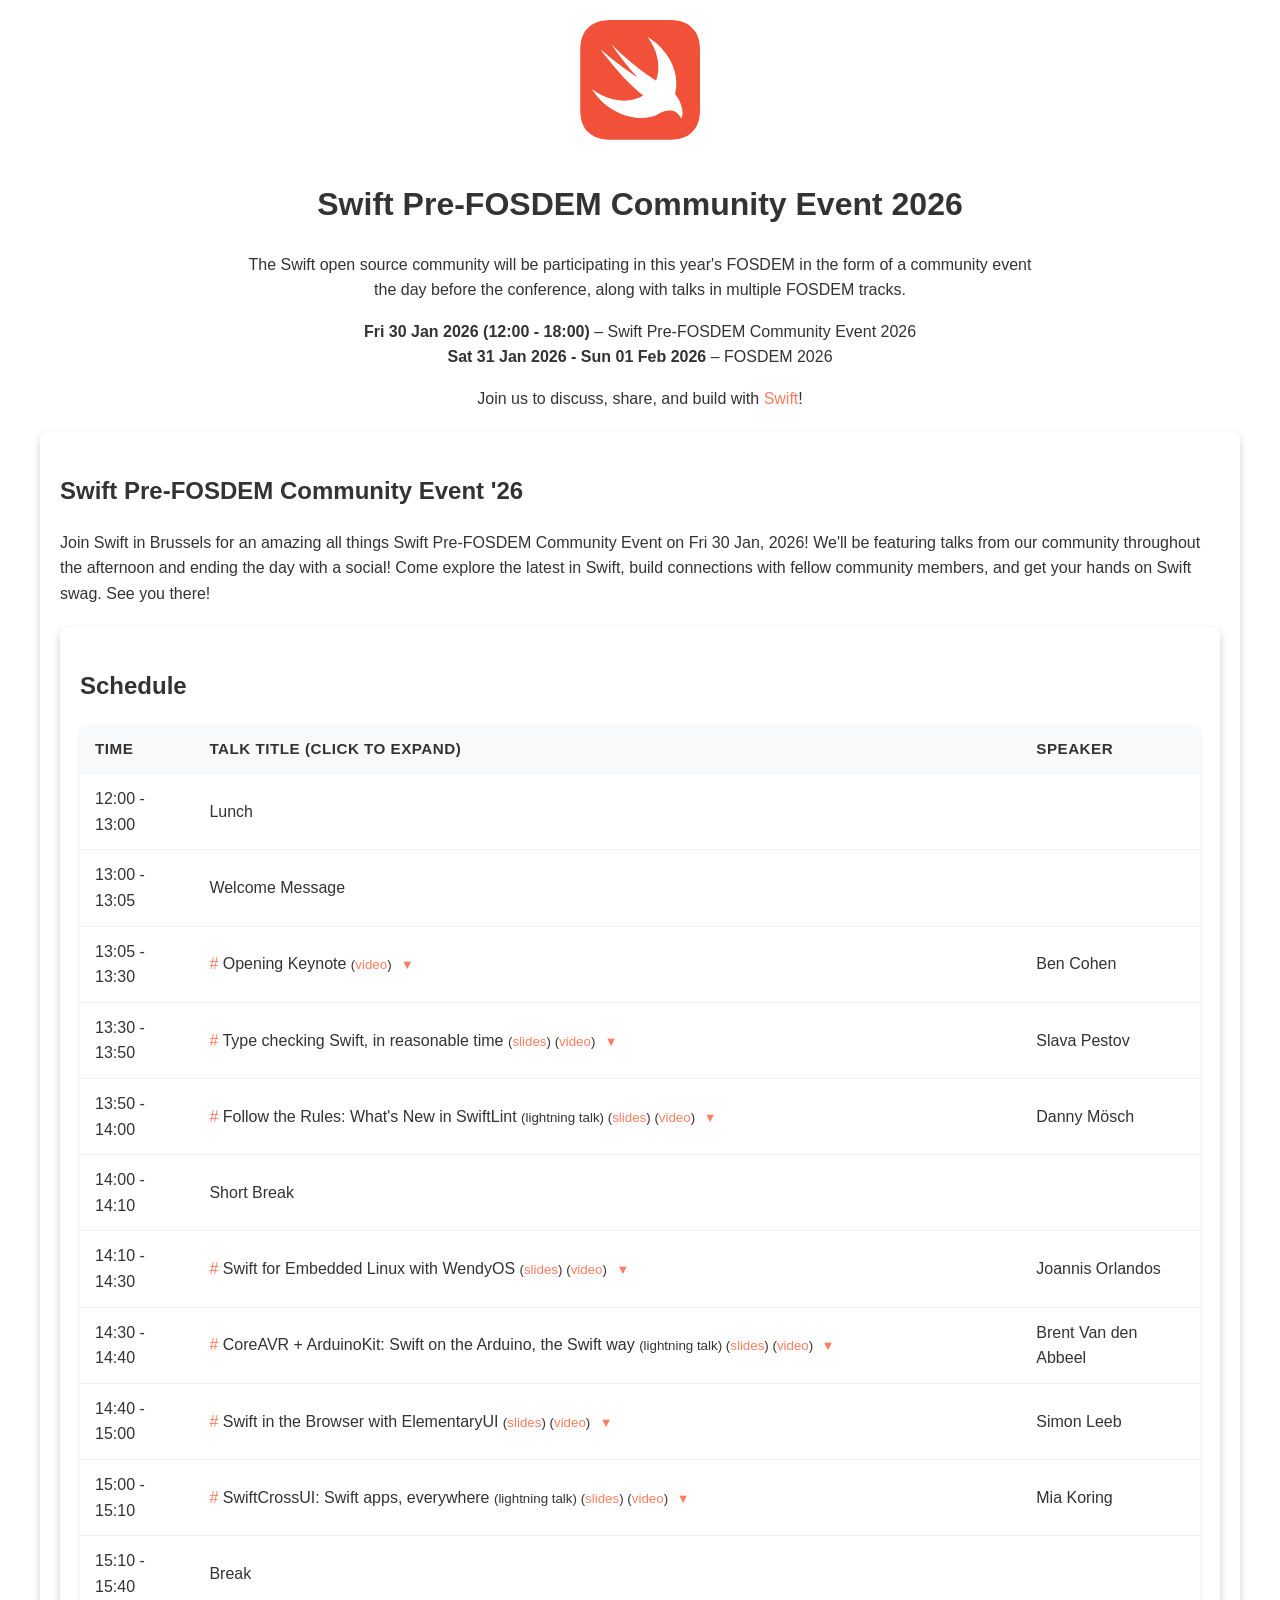
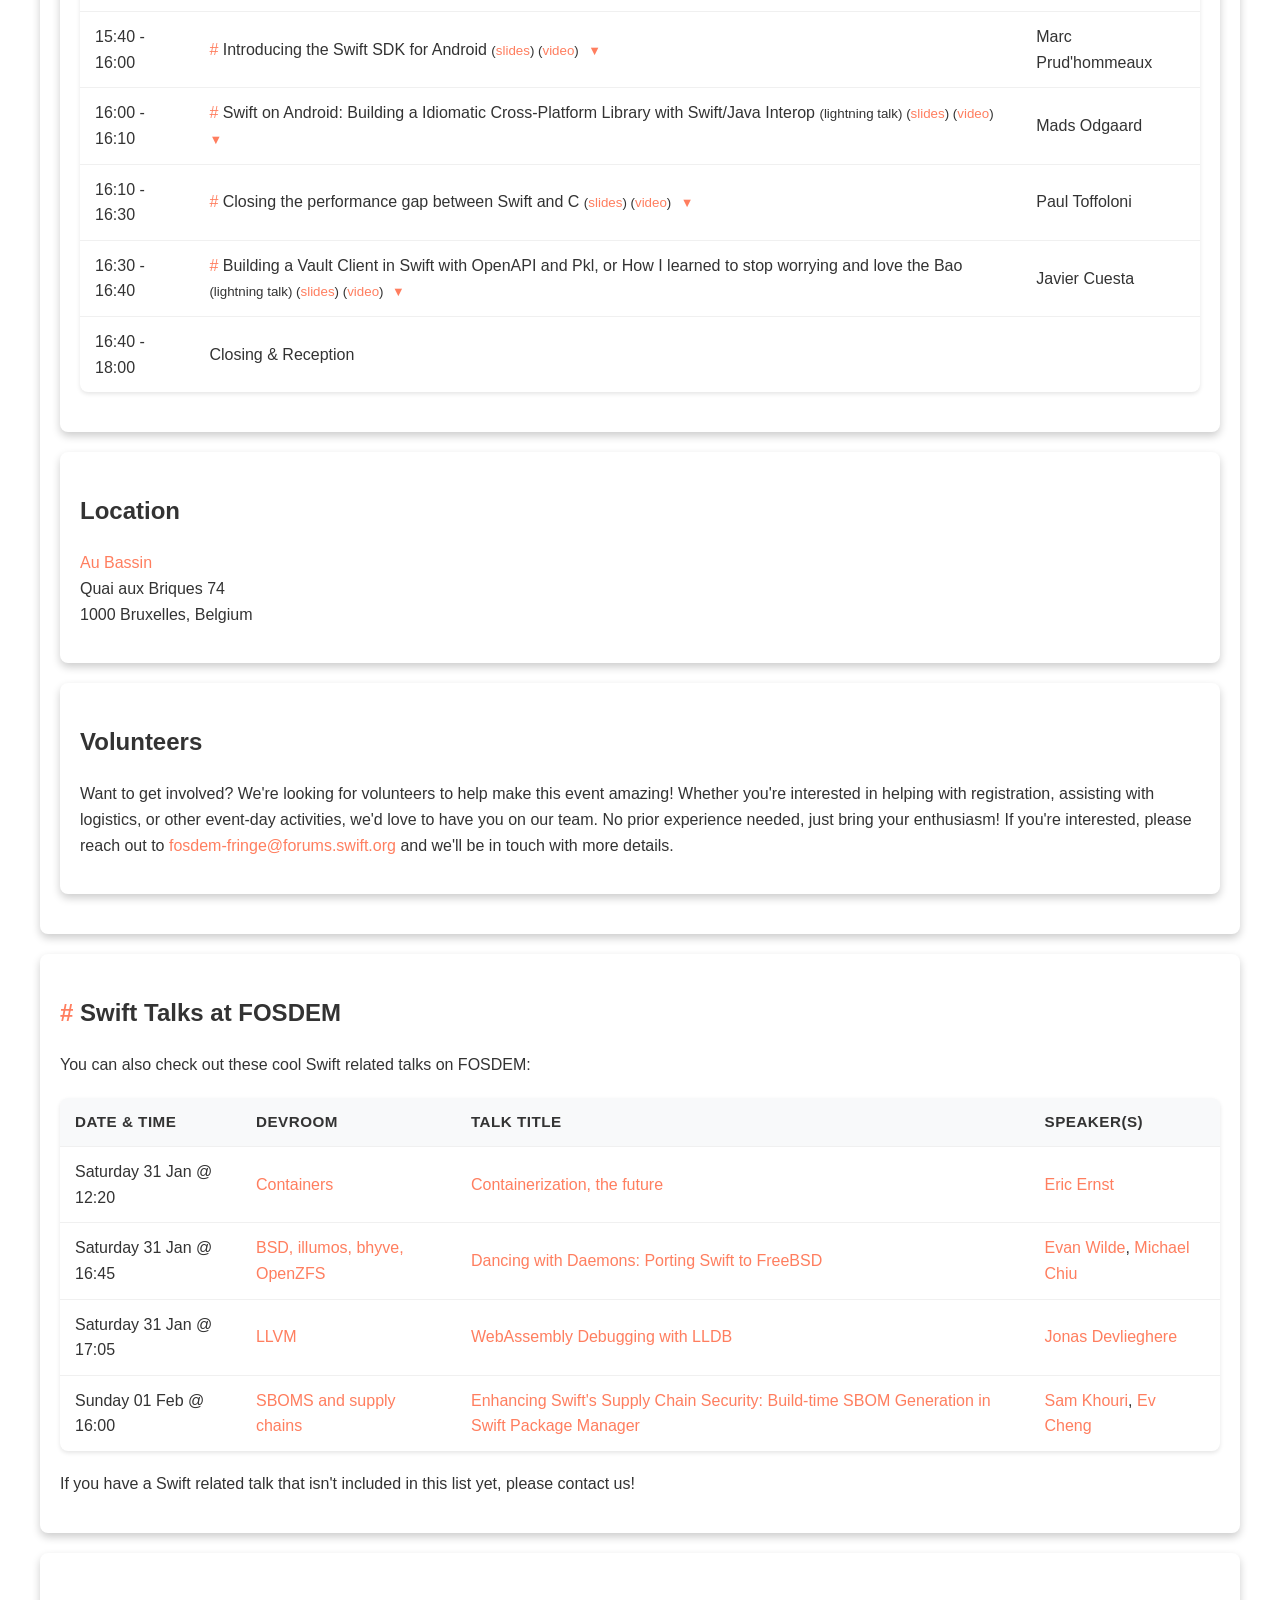
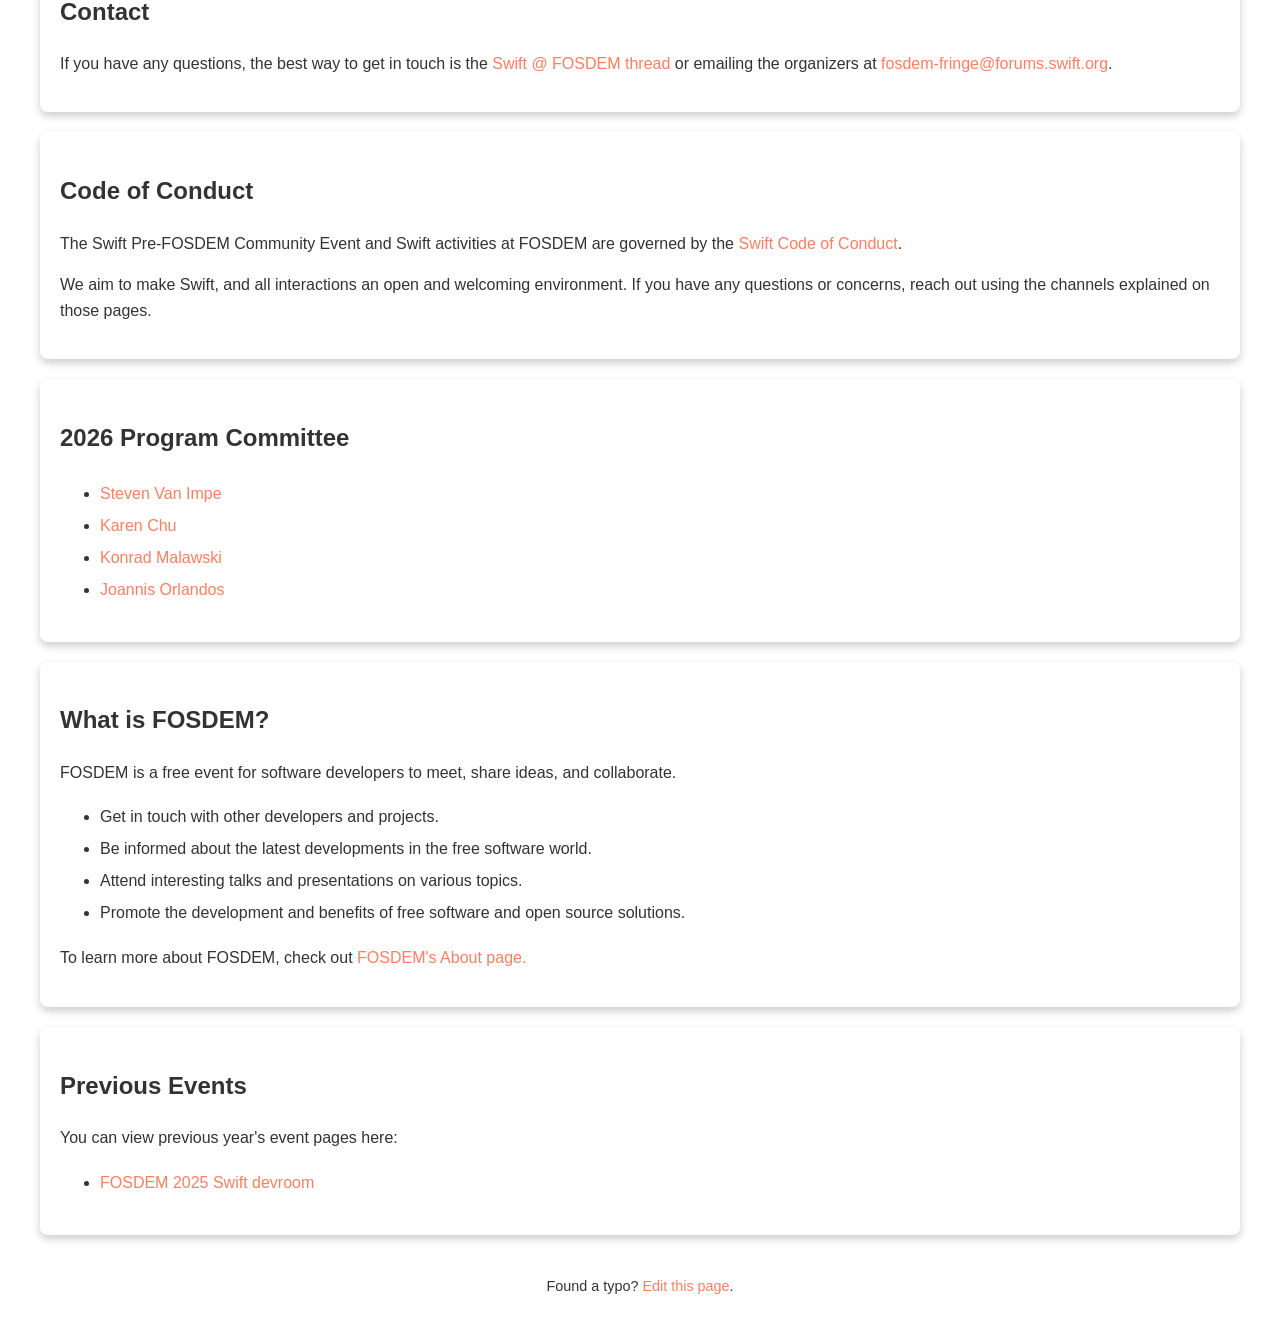
<file: index.html>
<!DOCTYPE html>
<html lang="en">
<head>
    <meta charset="UTF-8">
    <meta name="viewport" content="width=device-width, initial-scale=1.0">
    <title>Swift @ FOSDEM 2026</title>
    <link rel="stylesheet" href="style.css"/>
</head>
<body class="gradient-background">
<div class="main-container">
    <div class="centered-container">
        <img src="images/swift-logo.svg" alt="Swift programming language logo" class="logo">
        <h1>Swift Pre-FOSDEM Community Event 2026</h1>
        <p>The Swift open source community will be participating in this year's FOSDEM in the form of a community event
            the day before the conference, along with talks in multiple FOSDEM tracks.</p>
        <p>
            <b>Fri 30 Jan 2026 (12:00 - 18:00)</b> – Swift Pre-FOSDEM Community Event 2026 <br/>
            <b>Sat 31 Jan 2026 - Sun 01 Feb 2026</b> – FOSDEM 2026 <br/>
        </p>
        <p>Join us to discuss, share, and build with <a href="https://swift.org" target="_blank">Swift</a>!</p>
    </div>

    <section class="left-container" style="transform: none;">
        <h2>Swift Pre-FOSDEM Community Event '26</h2>
        <p>
            Join Swift in Brussels for an amazing all things Swift Pre-FOSDEM Community Event on Fri 30 Jan, 2026!
            We'll be featuring talks from our community throughout the afternoon and ending the day with a social!
            Come explore the latest in Swift, build connections with fellow community members, and get your hands on
            Swift swag.

            See you there!
        </p>
        
        <!-- <p style="text-align: center">-->
            <!-- <a href="https://s.apple.com/dn5G2r2Ns6">-->
                <!-- <button>Register to Attend</button>-->
            <!-- </a>-->
            <!-- <br/><small class="subtext">Free event; registration required</p>-->
        <!-- </p>-->

        <!--    <section class="left-container">-->
        <!--        <h2>Call for Proposals</h2>-->
        <!--        <p>Call for proposals is now open and will run until <b>05 January (23:59 CET)</b>.</p>-->
        <!--        <h3>Format and topics</h3>-->
        <!--        <p>The Community event will have a number of slots for <b>20 minute talks</b>.</p>-->
        <!--        <p>We are interested in hosting a wide variety of topics where Swift shines. Great topics for presentations might include:</p>-->
        <!--        <ul>-->
        <!--            <li>Demos and experience reports using Swift on Linux, embedded systems, with WebAssembly, or other use cases.</li>-->
        <!--            <li>Interoperability between Swift and other languages or tools.</li>-->
        <!--            <li>Interesting projects, use cases, and open source packages that involve Swift.</li>-->
        <!--            <li>Type system and language design.</li>-->
        <!--            <li>High-performance networking.</li>-->
        <!--            <li>Asynchronous programming patterns and techniques.</li>-->
        <!--            <li>Performance profiling and debugging techniques.</li>-->
        <!--            <li>Large-scale distributed systems and observability.</li>-->
        <!--            <li>Swift as a tool for scientific research and in academia.</li>-->
        <!--            <li>Teaching programming concepts with Swift.</li>-->
        <!--            <li>Growing diversity and accessibility to the Swift ecosystem for new contributors.</li>-->
        <!--        </ul>-->

        <!--        <h3>How to submit a proposal?</h3>-->
        <!--        <ul>-->
        <!--            <li>Submissions must be made through a direct message (DM) directed to the @fosdem-fringe group on the <a href="https://forums.swift.org">Swift Forums</a>.</li>-->
        <!--            <li>-->
        <!--                Please include the following information:-->
        <!--                <ul>-->
        <!--                    <li>Talk title</li>-->
        <!--                    <li>Talk abstract (200-300 words)</li>-->
        <!--                    <li>Speaker bio</li>-->
        <!--                    <li>Additional info (for consideration)</li>-->
        <!--                </ul>-->
        <!--            </li>-->
        <!--        </ul>-->
        <!--    </section>-->
        <section class="left-container">
            <h2>Schedule</h2>
            <p>
            <table>
                <thead>
                <tr>
                    <th>Time</th>
                    <th>Talk Title (click to expand)</th>
                    <th>Speaker</th>
                </tr>
                </thead>
                <tbody>
                <tr>
                    <td>12:00 - 13:00</td>
                    <td>Lunch</td>
                    <td></td>
                </tr>

                <tr>
                    <td>13:00 - 13:05</td>
                    <td>Welcome Message</td>
                    <td></td>
                </tr>

                <tr class="expandable-row" data-talk="talk1-opening-keynote" id="talk1-opening-keynote">
                    <td>13:05 - 13:30</td>
                    <td>
                        <a href="#talk1-opening-keynote">#</a>
                        Opening Keynote <small>(<a href="https://www.youtube.com/watch?v=jAgydnnjj0Y">video</a>)</small>
                    </td>
                    <td>
                        Ben Cohen
                    </td>
                </tr>
                <tr class="expandable-content" data-talk="talk1-opening-keynote">
                    <td colspan="3">
                        <div class="talk-details">
                            <h4>Abstract</h4>
                            <p>Join us for the opening keynote to kick off the Swift Pre-FOSDEM Community Event
                                2026.</p>
                            <h4>Speaker Bio</h4>
                            <p>Ben is a manager on the Swift team at Apple.</p>
                        </div>
                    </td>
                </tr>

                <tr class="expandable-row" data-talk="talk2-type-checking-swift-challenges-and-improvements" id="talk2-type-checking-swift-challenges-and-improvements">
                    <td>13:30 - 13:50</td>
                    <td>
                        <a href="#talk2-type-checking-swift-challenges-and-improvements">#</a>
                        Type checking Swift, in reasonable time <small> (<a href="slides/2026/type-checking-swift-in-reasonable-time.pdf">slides</a>) (<a href="https://www.youtube.com/watch?v=e5ADGENmv3A">video</a>)</small>
                    </td>
                    <td>Slava Pestov</td>
                </tr>
                <tr class="expandable-content" data-talk="talk2-type-checking-swift-challenges-and-improvements">
                    <td colspan="3">
                        <div class="talk-details">
                            <h4>Abstract</h4>
                            <p>The design of Swift's type checker is somewhat unusual among programming languages,
                                because it combines constraint solving with type-based overloading. This allows for
                                expressive API design, but it also introduces some challenges with performance and
                                diagnostics. As is well-known, in the worst case, this kind of constraint system problem
                                takes exponential time to solve. On the other hand, there is much one can do to improve
                                performance on "realistic" inputs. In this talk, I will discuss the design of Swift's
                                constraint solver, outline some recent improvements made in Swift 6.3, and talk
                                about the roadmap for future improvements.</p>
                            <h4>Speaker Bio</h4>
                            <p>Slava Pestov is a Swift compiler developer at Apple, having spent much of the last ten
                                years improving Swift's type checker and implementation of generics. Slava enjoys
                                playing around with abstract algebra and its many connections to computer science. Prior
                                to joining the Swift team, Slava led the development of the Factor programming language
                                (https://factorcode.org) and the jEdit text editor (https://jedit.org).</p>
                        </div>
                    </td>
                </tr>

                <tr class="expandable-row" data-talk="talk3-follow-the-rules-whats-new-in-swiftlint" id="talk3-follow-the-rules-whats-new-in-swiftlint">
                    <td>13:50 - 14:00</td>
                    <td>
                        <a href="#talk3-follow-the-rules-whats-new-in-swiftlint">#</a>
                        Follow the Rules: What's New in SwiftLint <small>(lightning talk) (<a href="slides/2026/follow-the-rules.pdf">slides</a>) (<a href="https://youtu.be/1uPIYfUCbGc?si=vcNhHsHl1f2c5drj">video</a>)</small></td>
                    <td>Danny Mösch</td>
                </tr>
                <tr class="expandable-content" data-talk="talk3-follow-the-rules-whats-new-in-swiftlint">
                    <td colspan="3">
                        <div class="talk-details">
                            <h4>Abstract</h4>
                            <p>If your SwiftLint configuration hasn't changed in a while, you may be missing out.
                                SwiftLint evolves with the Swift language. New rules are regularly added, but they're
                                easy to overlook because they're usually disabled by default. This talk highlights
                                recently introduced or lesser-known SwiftLint rules, explains the problems they aim to
                                solve, and shows practical examples of when to enable/disable them. Understand why false
                                positives are sometimes unavoidable and learn how to keep your configuration up to date
                                and concise at the same time.</p>
                            <h4>Speaker Bio</h4>
                            <p>Danny's main interests revolve around language tools and developer experience. While he
                                does not work with Swift professionally, he maintains SwiftLint in his spare time. He
                                really enjoys open source, especially the amazing work done in the Swift community.
                                Working on SwiftLint is his contribution to the realm of free and open software that we
                                all benefit from every day.</p>
                        </div>
                    </td>
                </tr>

                <tr>
                    <td>14:00 - 14:10</td>
                    <td>Short Break</td>
                    <td></td>
                </tr>

                <tr class="expandable-row" data-talk="talk4-swift-for-embedded-linux-with-wendyos" id="talk4-swift-for-embedded-linux-with-wendyos">
                    <td>14:10 - 14:30</td>
                    <td>
                        <a href="#talk4-swift-for-embedded-linux-with-wendyos">#</a>
                        Swift for Embedded Linux with WendyOS <small>  (<a href="slides/2026/swift-for-embedded-linux-with-WendyOS.pdf">slides</a>) (<a href="https://youtu.be/DVBRZRBZrtM?si=aJqOQ12oMZcjWz7K">video</a>)</small>
                    </td>
                    <td>Joannis Orlandos</td>
                </tr>
                <tr class="expandable-content" data-talk="talk4-swift-for-embedded-linux-with-wendyos">
                    <td colspan="3">
                        <div class="talk-details">
                            <h4>Abstract</h4>
                            <p>Robotics, AI and IoT are becoming ever more present in the world around us. Swift is
                                uniquely positioned to empower developers to write highly reliable and maintainable
                                real-time systems for this emerging world.</p>
                            <p>WendyOS is the Open Source Physical AI Operating System written in Swift. Wendy is
                                designed to help you get set up quickly and iterate even quicker!</p>
                            <p>In this talk, we'll cover how Wendy helps you rapidly iterate on your next Swift project
                                for AI, Robotics or IoT. We'll dive into the Swift tools we use to bring this
                                development experience to all platforms - including Windows. Finally, we'll cover our
                                next steps and goals to help bring your Swift code to even more platforms.</p>
                            <h4>Speaker Bio</h4>
                            <p>Joannis Orlandos is an Open Source Swift developer and co-founder of Wendy Labs, having
                                contributed to the ecosystem for over 10 years. He is currently the chair of the Swift
                                Android Workgroup, and member of the Server Workgroup and newly founded Build &
                                Packaging workgroup. He's co-created many libraries and frameworks including both Vapor
                                and Hummingbird. These days he's using his expertise building out the Swift community
                                towards newer platforms including Android and Embedded (Linux) use cases. When Joannis
                                isn't doing opensource, he's planning D&D sessions or playing board games.</p>
                        </div>
                    </td>
                </tr>

                <tr class="expandable-row" data-talk="talk5-coreavr-arduinokit-swift-on-the-arduino-the-swift-way" id="talk5-coreavr-arduinokit-swift-on-the-arduino-the-swift-way">
                    <td>14:30 - 14:40</td>
                    <td>
                        <a href="#talk5-coreavr-arduinokit-swift-on-the-arduino-the-swift-way">#</a>
                        CoreAVR + ArduinoKit: Swift on the Arduino, the Swift way <small>(lightning talk) (<a href="slides/2026/coreavr+arduinokit.pdf">slides</a>) (<a href="https://youtu.be/1ofoMAFq8ak?si=O-2IwphtVdwLVETF">video</a>)</small></td>
                    <td>Brent Van den Abbeel</td>
                </tr>
                <tr class="expandable-content" data-talk="talk5-coreavr-arduinokit-swift-on-the-arduino-the-swift-way">
                    <td colspan="3">
                        <div class="talk-details">
                            <h4>Abstract</h4>
                            <p>During my Internship at Swift for Arduino (S4A), I worked on two pieces of software,
                                CoreAVR and ArduinoKit, that enable people interested in using Swift on their Arduino
                                boards to do so in an easy-to-understand way.</p>
                            <p>CoreAVR is a Hardware Abstraction Layer for AVR microcontrollers written in Swift. It
                                abstracts low-level register operations into intuitive, type-safe APIs, offering a
                                modern alternative to tradition C-based libraries. Additionally, CoreAVR offers built-in
                                support for Interrupts, IO, Timer/Counter functionality with PWM, SPI, UART, and more,
                                making hardware interactions safer and easier to read and understand.</p>
                            <p>Building on CoreAVR, ArduinoKit acts as the Arduino standard library for S4A, fully
                                exposing the underlying features of CoreAVR, but adding higher-level functionality, such
                                as easy-to-use Digital and Analog IO, Timing functions (delay, millis, …), Serial
                                communication, and more. ArduinoKit additionally has a dual architecture, allowing both
                                modern Swift-like APIs to be used, as well as older Arduino-style functions, to ease
                                migration for users originally coming from Arduino.</p>
                            <p>This talk will serve as an introduction to both pieces of software, where a general
                                overview will be given, as well as code comparisons with their C-based counterparts.</p>
                            <h4>Speaker Bio</h4>
                            <p>Brent Van den Abbeel is a 20-year-old software developer from Flanders, Belgium,
                                specializing in Swift and JVM technologies. He is currently completing his studies in
                                applied computer science and recently finished an Internship at Swift for Arduino, where
                                he worked on CoreAVR and created the ArduinoKit project. Brent also has interests in
                                rocketry and aerospace, aspiring to one day launch his own startup in the field.</p>
                        </div>
                    </td>
                </tr>

                <tr class="expandable-row" data-talk="talk6-swift-in-the-browser-with-elementaryui" id="talk6-swift-in-the-browser-with-elementaryui">
                    <td>14:40 - 15:00</td>
                    <td>
                        <a href="#talk6-swift-in-the-browser-with-elementaryui">#</a>
                        Swift in the Browser with ElementaryUI <small> (<a href="slides/2026/swift-in-the-browser-with-elementaryUI.pdf">slides</a>) (<a href="https://youtu.be/OmQ881sOTIc?si=neCeRSp3z0TZHh0a">video</a>)</small>
                    </td>
                    <td>Simon Leeb</td>
                </tr>
                <tr class="expandable-content" data-talk="talk6-swift-in-the-browser-with-elementaryui">
                    <td colspan="3">
                        <div class="talk-details">
                            <h4>Abstract</h4>
                            <p>Swift is found in many places - from tiny devices to large server applications - where it
                                delivers modern ergonomics, strong safety guarantees, and excellent performance. Web
                                frontend development, however, is still largely centered around JavaScript, with very
                                little Swift in sight.</p>
                            <p>With WebAssembly support firming up and Embedded Swift enabling tiny binaries, running
                                Swift in the browser is evolving from a complicated endeavor into a viable option.</p>
                            <p>In this session, we get to know the new open-source project ElementaryUI: a Swift
                                frontend framework for building web applications. It brings Swift's safety and
                                expressiveness to the frontend, allowing developers to describe state-driven user
                                interfaces using an idiomatic, SwiftUI-inspired syntax while remaining firmly a web
                                framework.</p>
                            <p>The talk covers the essentials to go from zero to "Swift in the Browser": setting up a
                                dev environment, composing views into a web UI, handling user inputs and events, and
                                transitions and animations. A live-coding session will showcase the framework's features
                                in action, leveraging hot-reloading for rapid iteration, before we conclude with a brief
                                look at the road ahead.</p>
                            <p>Whether you are an iOS developer looking to branch out or a web enthusiast seeking a
                                safer alternative to JavaScript, this talk offers a practical entry point. It is time to
                                make Swift in the browser happen!</p>
                            <h4>Speaker Bio</h4>
                            <p>Simon has spent long enough in software to know that creating a new web framework is a
                                bad idea — and did it anyway. After falling for Swift on the server, he accidentally
                                tumbled into the Swift + WebAssembly universe and decided to stay. As a father of two
                                based in Austria, he is currently juggling running a business, shipping code, bedtime
                                stories, and the unsettling realization that he might be middle-aged — all while trying
                                to bring Swift's safety and ergonomics to the browser.</p>
                        </div>
                    </td>
                </tr>

                <tr class="expandable-row" data-talk="talk7-swiftcrossui-swift-apps-everywhere" id="talk7-swiftcrossui-swift-apps-everywhere">
                    <td>15:00 - 15:10</td>
                    <td>
                        <a href="#talk7-swiftcrossui-swift-apps-everywhere">#</a>
                        SwiftCrossUI: Swift apps, everywhere <small>(lightning talk) (<a href="slides/2026/SCUI-pre-FOSDEM-lightning-talk.pdf">slides</a>) (<a href="https://youtu.be/EC9qVCYBVyk?si=63ihrRSFh5s1GyWt">video</a>)</small></td>
                    <td>Mia Koring</td>
                </tr>
                <tr class="expandable-content" data-talk="talk7-swiftcrossui-swift-apps-everywhere">
                    <td colspan="3">
                        <div class="talk-details">
                            <h4>Abstract</h4>
                            <p>Swift supports more platforms than ever, yet Swift app developers are stuck targeting
                                Apple platforms. SwiftCrossUI changes everything by bringing SwiftUI to Android, Linux,
                                and Windows, using native UI components on each platform. First we'll cover the basics
                                of SwiftCrossUI. Then we'll look at Swift Bundler which is the recommended way to ship
                                SwiftCrossUI apps to multiple platforms. And finally, we'll demo SwiftCrossUI's hot
                                reloading support. You'll come away from this session with the basic knowledge required
                                to develop apps for Apple platforms, Windows, Linux, and Android, all without leaving
                                the comfort of Swift.</p>
                            <h4>Speaker Bio</h4>
                            <p>Mia Koring is a Fullstack Swift developer and creator of Amethyst Browser and
                                Authenticator. As a big fan of the Swift ecosystem, she is a contributor to
                                swift-cross-ui and actively works on expanding the toolset for cross-platform native
                                apps in Swift. Currently, she is developing Amethyst Vein - a controllable,
                                cross-platform, and end-to-end encrypted open-source alternative to SwiftData,
                                compatible with swift-cross-ui and SwiftUI. Mia is deeply committed to personal data
                                sovereignty and source-transparency, ensuring users retain control over their digital
                                lives and can verify claims. Besides programming, she likes to play Minecraft, read, or
                                play board games.</p>
                        </div>
                    </td>
                </tr>

                <tr>
                    <td>15:10 - 15:40</td>
                    <td>Break</td>
                    <td></td>
                </tr>

                <tr class="expandable-row" data-talk="talk8-introducing-the-swift-sdk-for-android" id="talk8-introducing-the-swift-sdk-for-android">
                    <td>15:40 - 16:00</td>
                    <td>
                        <a href="#talk8-introducing-the-swift-sdk-for-android">#</a>
                        Introducing the Swift SDK for Android <small>(<a href="slides/2026/android-fosdem2026.pdf">slides</a>) (<a href="https://youtu.be/mZNIAuQ7s7k?si=y6E9DnqSfmcGtTlX">video</a>)</small>
                    </td>
                    <td>Marc Prud'hommeaux</td>
                </tr>
                <tr class="expandable-content" data-talk="talk8-introducing-the-swift-sdk-for-android">
                    <td colspan="3">
                        <div class="talk-details">
                            <h4>Abstract</h4>
                            <p>Swift has rapidly grown beyond its origins on Apple platforms, becoming a powerful
                                language for systems programming, server-side development, and cross-platform
                                applications. Over the past few years, steady progress in tooling, language portability,
                                and community experimentation has made it increasingly viable to use Swift for Android
                                application development, culminating with the formation of the Swift Android workgroup
                                in 2025 and the release of the Swift SDK for Android. This talk explores the current
                                state of Swift on Android, focusing on what is practical today, what teams are already
                                shipping, and how the ecosystem may evolve in the coming years.</p>
                            <p>We will begin with an overview of how Swift code can be compiled and executed on Android,
                                including the role of the Swift toolchain, cross-compilation SDKs, and interaction with
                                the Android runtime. From there, the talk will dive into integration with the Android
                                SDK, covering common patterns for calling Java and Kotlin APIs from Swift, bridging via
                                JNI, and leveraging existing Android libraries without rewriting entire stacks.</p>
                            <p>User interface strategies will be discussed, comparing approaches such as using Kotlin or
                                Java Android UI frameworks (Views and Jetpack Compose) alongside Swift-based business
                                logic, as well as other solutions for higher-level UI abstraction. Particular attention
                                will be given to real-world tradeoffs in performance, developer experience, and
                                maintainability.</p>
                            <p>Finally, the talk will address the challenges of tooling interoperability, examining how
                                Swift Package Manager can coexist with Gradle and Android Studio, and what smoother
                                workflows might look like in the future. Attendees will leave with a clear picture of
                                what is possible today, where the rough edges remain, and how Swift is maturing into a
                                first-class cross-platform option for creating universal apps from a single
                                codebase.</p>
                            <h4>Speaker Bio</h4>
                            <p>Marc Prud'hommeaux is a longtime contributor to the Swift project and the creator of
                                skip.tools, which enables the creation of dual-platform iOS/Android apps in Swift. He is
                                a founding member of the Swift Android Workgroup.</p>
                        </div>
                    </td>
                </tr>

                <tr class="expandable-row" data-talk="talk9-swift-on-android-building-a-idiomatic-cross-platform-library-with-swift-java-interop" id="talk9-swift-on-android-building-a-idiomatic-cross-platform-library-with-swift-java-interop">
                    <td>16:00 - 16:10</td>
                    <td>
                        <a href="#talk9-swift-on-android-building-a-idiomatic-cross-platform-library-with-swift-java-interop">#</a>
                        Swift on Android: Building a Idiomatic Cross-Platform Library with Swift/Java Interop <small>(lightning
                        talk) (<a href="slides/2026/swift-on-android.pdf">slides</a>) (<a href="https://youtu.be/6a-w3ciGKU0?si=q4eLNbEOFJe9xcMZ">video</a>)</small></td>
                    <td>Mads Odgaard</td>
                </tr>
                <tr class="expandable-content" data-talk="talk9-swift-on-android-building-a-idiomatic-cross-platform-library-with-swift-java-interop">
                    <td colspan="3">
                        <div class="talk-details">
                            <h4>Abstract</h4>
                            <p>At Frameo we distribute multiple Android apps and an iOS app to over 20 million users.
                                Traditionally, sharing core features meant maintaining separate Swift and Java
                                implementations, doubling the effort and the potential for bugs. With the recent
                                advancements in the swift-java project and the official Swift Android SDK, we are now
                                able to build cross-platform libraries in Swift with little effort, sharing core
                                functionality across our products. Not only does it save time and costs, but we are also
                                able to take advantage of Swift's performance, safety and the existing library
                                ecosystem!</p>
                            <p>In this talk we will go over what is new since the release of the JNI mode last summer.
                                We will cover how these new additions allows us to generate idiomatic Java libraries for
                                our Android developers, while preserving Swift's core features such as protocols and
                                Swift Concurrency.</p>
                            <p>We will walk through a feature we wanted to build in the Frameo software and how we wrote
                                a Swift package for end-to-end encrypted communication. We demonstrate how little effort
                                it takes to wrap that package using the swift-java JNI mode and compile it using the
                                Android SDK, such that we have a cross-platform library we can use on both iOS and
                                Android.</p>
                            <h4>Speaker Bio</h4>
                            <p>Mads is a Tech Lead at Frameo in Denmark. During Google Summer of Code 2025, he worked on
                                bringing JNI support to the jextract tool, which is part of the Swift Java
                                interoperability project. Since then he has continued working on the JNI mode. At Frameo
                                he uses this work to build cross-platform libraries in Swift, for both Android and iOS.
                                Outside of coding, he spends a lot of time playing sports and music!</p>
                        </div>
                    </td>
                </tr>

                <tr class="expandable-row" data-talk="talk10-closing-the-performance-gap-between-swift-and-c" id="talk10-closing-the-performance-gap-between-swift-and-c">
                    <td>16:10 - 16:30</td>
                    <td>
                        <a href="#talk10-closing-the-performance-gap-between-swift-and-c">#</a>
                        Closing the performance gap between Swift and C <small> (<a href="slides/2026/closing-the-performance-gap-between-swift-and-c.pdf">slides</a>) (<a href="https://youtu.be/m3-IgfBPsVY?si=BFtWS1rFHKPPJMJU">video</a>)</small>
                    </td>
                    <td>Paul Toffoloni</td>
                </tr>
                <tr class="expandable-content" data-talk="talk10-closing-the-performance-gap-between-swift-and-c">
                    <td colspan="3">
                        <div class="talk-details">
                            <h4>Abstract</h4>
                            <p>Password hashing in Vapor has relied on C code for years because pure Swift
                                implementations of Bcrypt were unusably slow in debug builds—taking tens of seconds
                                where C took milliseconds. This forces a critical part of our ecosystem to depend on
                                foreign code.</p>
                            <p>While bcrypt is a simple algorithm, it comes with a computationally heavy setup that
                                tanks debug performance when using unoptimised code. The latest versions of Swift offer
                                new tools to address this, but can they actually close the gap?</p>
                            <p>This talk chronicles my attempt to rewrite bcrypt in pure Swift and match C's debug
                                performance. I'll share what I learned exploring different approaches: from unsafe
                                pointers to Swift 6's new Span type. There will be real benchmarks showing what worked,
                                what didn't and why, and we'll examine the tradeoffs between performance, safety, and
                                ergonomics of each approach.</p>
                            <h4>Speaker Bio</h4>
                            <p>I'm Paul, a server-side Swift developer at Broken Hands where I do consultancy for
                                various clients around the world and contribute to Vapor and its ecosystem. I'm a
                                maintainer for some of Vapor's packages and am particularly passionate about
                                cryptography and networking. Outside of programming, I love travel and good food.</p>
                        </div>
                    </td>
                </tr>

                <tr class="expandable-row" data-talk="talk11-building-a-vault-client-in-swift-with-openapi-and-pkl-or-how-i-learned-to-stop-worrying-and-love-the-bao" id="talk11-building-a-vault-client-in-swift-with-openapi-and-pkl-or-how-i-learned-to-stop-worrying-and-love-the-bao">
                    <td>16:30 - 16:40</td>
                    <td>
                        <a href="#talk11-building-a-vault-client-in-swift-with-openapi-and-pkl-or-how-i-learned-to-stop-worrying-and-love-the-bao">#</a>
                        Building a Vault Client in Swift with OpenAPI and Pkl, or How I learned to stop worrying and
                        love the Bao <small>(lightning talk) (<a href="slides/2026/jcuesta_vault_courier_fosdem_2026.pdf">slides</a>) (<a href="https://youtu.be/m3-IgfBPsVY?si=BFtWS1rFHKPPJMJU">video</a>)</small></td>
                    <td>Javier Cuesta</td>
                </tr>
                <tr class="expandable-content" data-talk="talk11-building-a-vault-client-in-swift-with-openapi-and-pkl-or-how-i-learned-to-stop-worrying-and-love-the-bao">
                    <td colspan="3">
                        <div class="talk-details">
                            <h4>Abstract</h4>
                            <p>As teams and organizations scale, managing secrets securely becomes a critical challenge.
                                How do you prevent credential sprawl? How do you audit access, both human and machine?
                                And how do you respond quickly when secrets leak? Fortunately, tools like OpenBao and
                                Hashicorp Vault offer well tested solutions to these problems, but integrating them
                                natively into Swift applications seems to be missing.</p>
                            <p>In this talk, we'll introduce VaultCourier, a Swift package that can access both OpenBao
                                and Hashicorp Vault. We'll discuss how to build Swift clients for large third-party APIs
                                using swift-openapi and Pkl, using the development of VaultCourier as an example.</p>
                            <h4>Speaker Bio</h4>
                            <p>I'm a Swift developer based in Munich, working at Quartett mobile. Driven by curiosity, I
                                joined the Swift Mentorship Program in 2022 and have contributed to the Swift Package
                                Index. I enjoy exploring Swift across different types of projects, with a particular
                                passion for server-side development. Before fully transitioning into software
                                engineering, I spent time in the world of Mathematics and Physics. I enjoy nature,
                                sports, and dancing.</p>
                        </div>
                    </td>
                </tr>

                <tr>
                    <td>16:40 - 18:00</td>
                    <td>Closing & Reception</td>
                    <td></td>
                </tr>
                </tbody>
            </table>
            </p>
        </section>
        <section class="left-container">
            <h2>Location</h2>
            <p>
                <a href="https://maps.app.goo.gl/B4zdx3eMapze2aXW6" target="_blank">Au Bassin</a><br/>
                Quai aux Briques 74<br/>
                1000 Bruxelles, Belgium
            </p>
        </section>
        <section class="left-container">
            <h2>Volunteers</h2>
            <p>
                Want to get involved? We're looking for volunteers to help make this event amazing! Whether you're
                interested in helping with registration, assisting with logistics, or other event-day activities, we'd
                love to have you on our team. No prior experience needed, just bring your enthusiasm!

                If you're interested, please reach out to <a href=”mailto:fosdem-fringe@forums.swift.org”>fosdem-fringe@forums.swift.org</a>
                and we'll be in touch with more details.
            </p>
        </section>

    </section>


    <section class="left-container">
        <h2 id="swift-talks-at-fosdem"><a href="#swift-talks-at-fosdem">#</a> Swift Talks at FOSDEM</h2>
        You can also check out these cool Swift related talks on FOSDEM:

        <table>
            <thead>
            <tr>
                <th>Date & Time</th>
                <th>Devroom</th>
                <th>Talk Title</th>
                <th>Speaker(s)</th>
            </tr>
            </thead>
            <tbody>
            <tr>
                <td>Saturday 31 Jan @ 12:20</td>
                <td><a href="https://fosdem.org/2026/schedule/track/containers/" target="_blank">Containers</a></td>
                <td><a href="https://fosdem.org/2026/schedule/event/SEFQ3Q-containerization_the_future/">Containerization,
                    the future</a></td>
                <td><a href="https://github.com/egernst" target="_blank">Eric Ernst</a></td>
            </tr>
            <tr>
                <td>Saturday 31 Jan @ 16:45</td>
                <td><a href="https://fosdem.org/2026/schedule/track/bsd-illumos-bhyve-openzfs/" target="_blank">BSD,
                    illumos, bhyve, OpenZFS</a></td>
                <td><a href="https://fosdem.org/2026/schedule/event/YTBHYC-swift-on-freebsd/">Dancing with Daemons:
                    Porting Swift to FreeBSD</a></td>
                <td><a href="https://github.com/etcwilde" target="_blank">Evan Wilde</a>, <a
                        href="https://github.com/michael-yuji" target="_blank">Michael Chiu</a></td>
            </tr>
            <tr>
                <td>Saturday 31 Jan @ 17:05</td>
                <td><a href="https://fosdem.org/2026/schedule/track/llvm/" target="_blank">LLVM</a></td>
                <td><a href="https://fosdem.org/2026/schedule/event/87ZLQV-wasm-debugging-lldb/">WebAssembly Debugging
                    with LLDB</a></td>
                <td><a href="https://github.com/JDevlieghere" target="_blank">Jonas Devlieghere</a></td>
            </tr>
            <tr>
                <td>Sunday 01 Feb @ 16:00</td>
                <td><a href="https://fosdem.org/2026/schedule/track/sboms-and-supply-chains/" _target="_blank">SBOMS and
                    supply chains</a></td>
                <td><a href="https://fosdem.org/2026/schedule/event/MAL9ZQ-swiftpm-sboms/">Enhancing Swift's Supply
                    Chain Security: Build-time SBOM Generation in Swift Package Manager</a></td>
                <td><a href="https://github.com/bkhouri" target="_blank">Sam Khouri</a>, <a
                        href="https://github.com/echeng3805/" target="_blank">Ev Cheng</a></td>
            </tr>
            </tbody>
        </table>

        <p>
            If you have a Swift related talk that isn't included in this list yet, please contact us!
        </p>
    </section>

    <section class="left-container">
        <h2>Contact</h2>
        <p>If you have any questions, the best way to get in touch is the <a
                href="https://forums.swift.org/t/save-the-date-swift-community-event-at-fosdem-26-fri-jan-30/83620"
                target="_blank">Swift @ FOSDEM thread</a> or
            emailing the organizers at <a
                    href=”mailto:fosdem-fringe@forums.swift.org”>fosdem-fringe@forums.swift.org</a>.</p>
    </section>

    <section class="left-container">
        <h2>Code of Conduct</h2>
        <p>
            The Swift Pre-FOSDEM Community Event and Swift activities at FOSDEM are governed by the <a
                href="https://www.swift.org/code-of-conduct/" target="_blank">Swift Code of Conduct</a>.
        </p>
        <p>
            We aim to make Swift, and all interactions an open and welcoming environment. If you have any
            questions or concerns, reach out using the channels explained on those pages.
        </p>
    </section>


    <section class="left-container">
        <h2>2026 Program Committee</h2>
        <ul>
            <li><a href="https://github.com/svanimpe" target="_blank">Steven Van Impe</a></li>
            <li><a href="https://github.com/karenhchu" target="_blank">Karen Chu</a></li>
            <li><a href="https://github.com/ktoso/" target="_blank">Konrad Malawski</a></li>
            <li><a href="https://github.com/joannis" target="_blank">Joannis Orlandos</a></li>
        </ul>
    </section>

    <section class="left-container">
        <h2>What is FOSDEM?</h2>
        <p>FOSDEM is a free event for software developers to meet, share ideas, and collaborate.</p>
        <ul>
            <li>Get in touch with other developers and projects.</li>
            <li>Be informed about the latest developments in the free software world.</li>
            <li>Attend interesting talks and presentations on various topics.</li>
            <li>Promote the development and benefits of free software and open source solutions.</li>
        </ul>
        <p>To learn more about FOSDEM, check out <a href="https://fosdem.org/2026/about/" target="_blank">FOSDEM's About
            page.</a></p>
    </section>


    <section class="left-container">
        <h2>Previous Events</h2>
        <p>You can view previous year's event pages here:</p>
        <ul>
            <li><a href="dev-room-2025.html">FOSDEM 2025 Swift devroom</a></li>
        </ul>
    </section>
    <div class="footer">
        Found a typo? <a href="https://github.com/swiftlang/event-fosdem" target="_blank">Edit this page</a>.
    </div>
</div>
<script>
    document.addEventListener('DOMContentLoaded', function () {
        const expandableRows = document.querySelectorAll('.expandable-row');
        const talkHash = window.location.hash.replace("\#", "");

        if (talkHash.includes("talk")) {
            const talkPrefix = talkHash.split('-')[0];
            const contentRow = document.querySelector('.expandable-content[data-talk="' + talkHash + '"]');
            contentRow.classList.toggle('expanded');
        }

        expandableRows.forEach(function (row) {
            row.addEventListener('click', function () {
                const talkId = this.getAttribute('data-talk');
                const contentRow = document.querySelector('.expandable-content[data-talk="' + talkId + '"]');

                this.classList.toggle('expanded');
                contentRow.classList.toggle('expanded');
            });
        });
    });
</script>
</body>
</html>
</file>
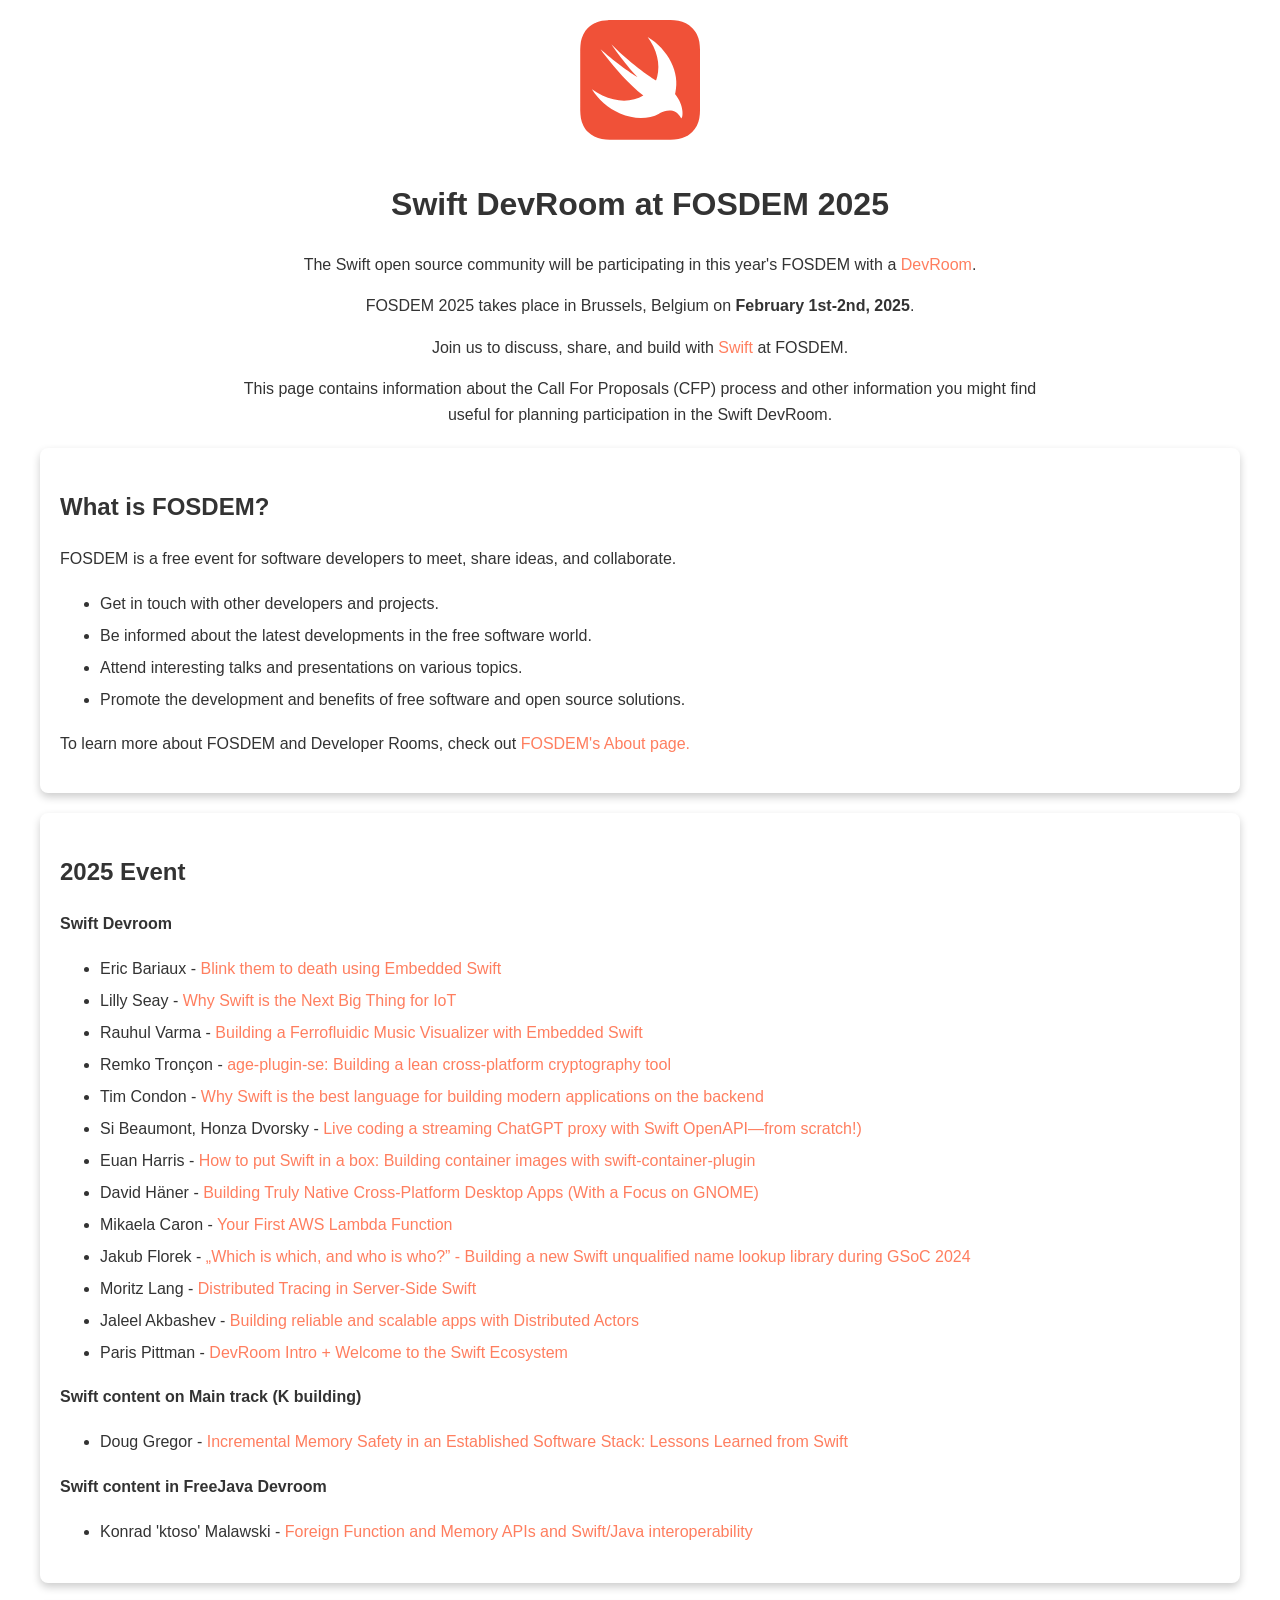
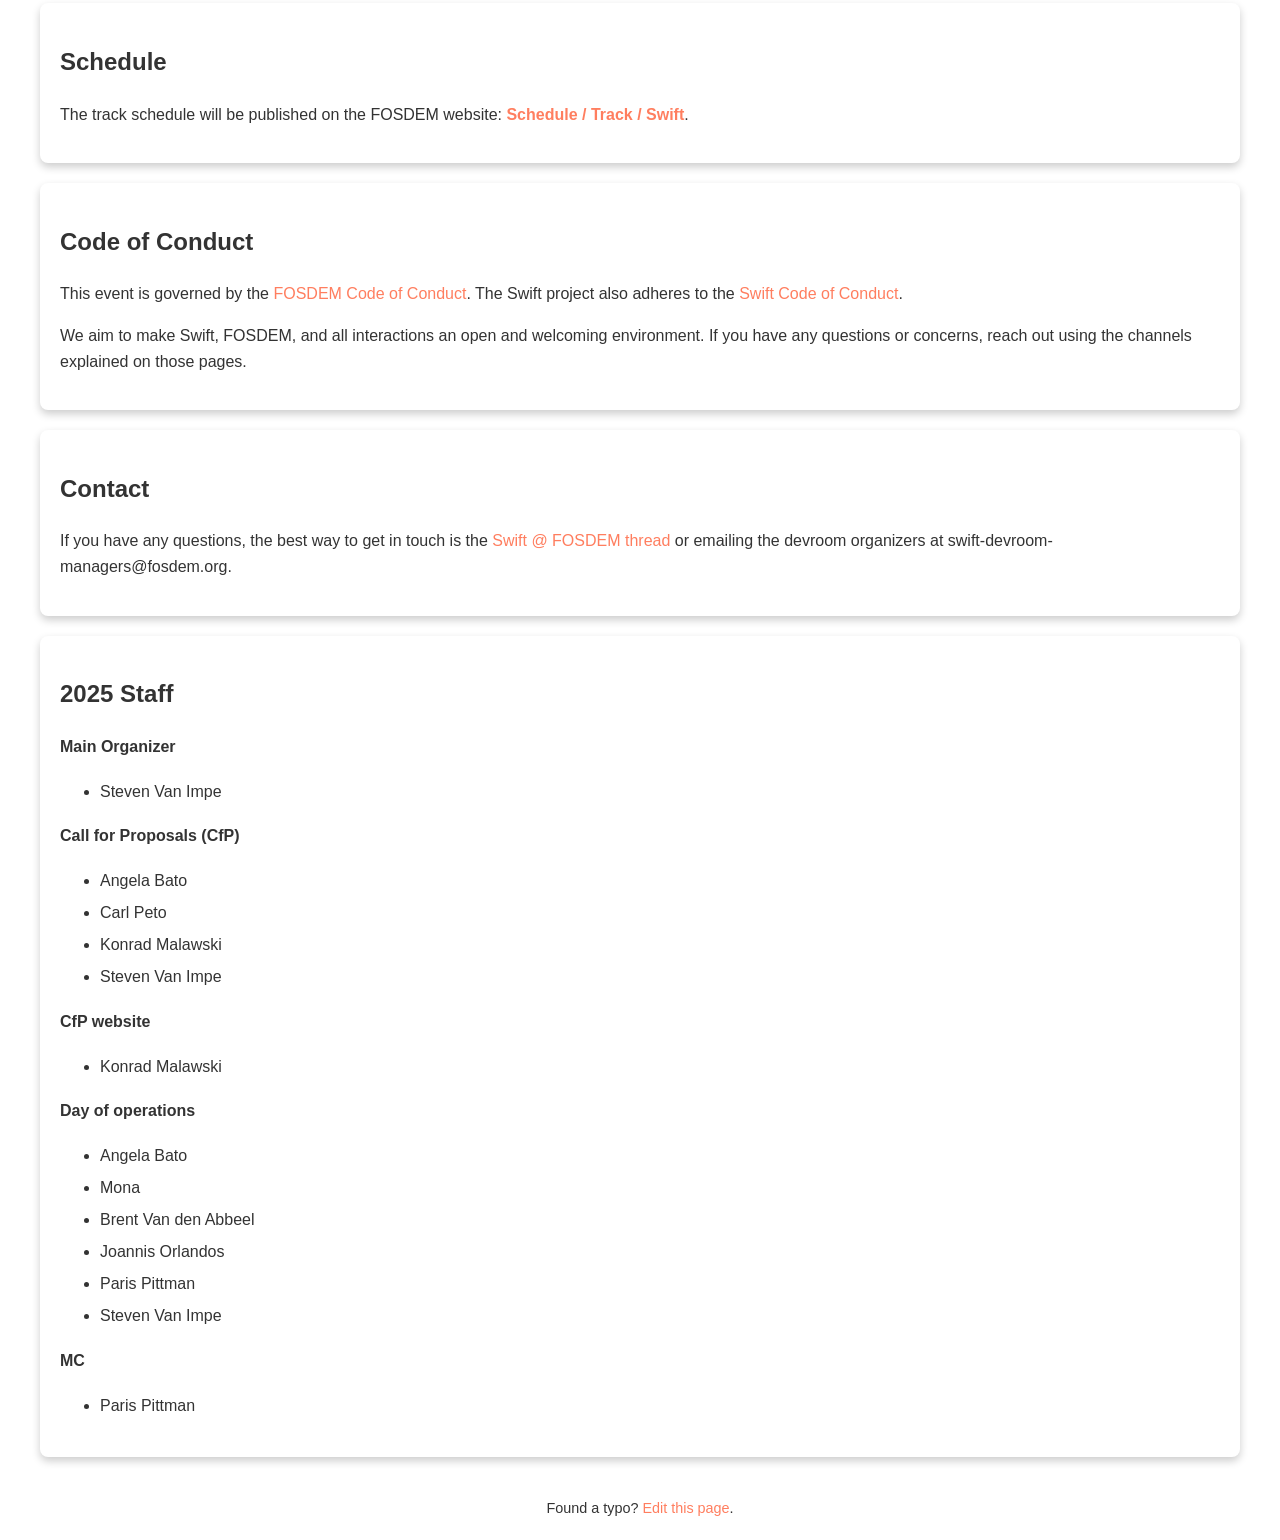
<file: dev-room-2025.html>
<!DOCTYPE html>
<html lang="en">
<head>
    <meta charset="UTF-8">
    <meta name="viewport" content="width=device-width, initial-scale=1.0">
    <title>Swift DevRoom @ FOSDEM 2025</title>
    <link rel="stylesheet" href="style.css"/>
</head>
<body class="gradient-background">
<div class="main-container">
    <div class="centered-container">
        <img src="images/swift-logo.svg" alt="Swift programming language logo" class="logo">
        <h1>Swift DevRoom at FOSDEM 2025</h1>
        <p>The Swift open source community will be participating in this year's FOSDEM with a <a
                href="https://fosdem.org/2025/news/2024-10-28-devrooms-announced/" target="_blank">DevRoom</a>.</p>
        <p>FOSDEM 2025 takes place in Brussels, Belgium on <b>February 1st-2nd, 2025</b>.</p>
        <p>Join us to discuss, share, and build with <a href="https://swift.org" target="_blank">Swift</a> at FOSDEM.
        </p>
        <p>This page contains information about the Call For Proposals (CFP) process and other information you
            might find useful for planning participation in the Swift DevRoom.</p>
    </div>
    <section class="left-container">
        <h2>What is FOSDEM?</h2>
        <p>FOSDEM is a free event for software developers to meet, share ideas, and collaborate.</p>
        <ul>
            <li>Get in touch with other developers and projects.</li>
            <li>Be informed about the latest developments in the free software world.</li>
            <li>Attend interesting talks and presentations on various topics.</li>
            <li>Promote the development and benefits of free software and open source solutions.</li>
        </ul>
        <p>To learn more about FOSDEM and Developer Rooms, check out <a href="https://fosdem.org/2025/about/"
                                                                        target="_blank">FOSDEM's About page.</a></p>
    </section>
    <section class="left-container">
        <h2>2025 Event</h2>
        <p style="font-weight: bold">Swift Devroom</p>
        <ul>
            <li>
                Eric Bariaux -
                <a href="https://fosdem.org/2025/schedule/event/fosdem-2025-4163-blink-them-to-death-using-embedded-swift/">Blink them to death using Embedded Swift</a>
            </li>
            <li>
                Lilly Seay -
                <a href="https://fosdem.org/2025/sched<li>e/event/fosdem-2025-6148-why-swift-is-the-next-big-thing-for-iot/">Why Swift is the Next Big Thing for IoT</a></li>
            <li>
                Rauhul Varma -
                <a href="https://fosdem.org/2025/schedule/event/fosdem-2025-5284-building-a-ferrofluidic-music-visualizer-with-embedded-swift/">Building a Ferrofluidic Music Visualizer with Embedded Swift</a></li>
            <li>
                Remko Tronçon -
                <a href="https://fosdem.org/2025/schedule/event/fosdem-2025-4159-age-plugin-se-building-a-lean-cross-platform-cryptography-tool/">age-plugin-se: Building a lean cross-platform cryptography tool</a></li>
            <li>
                Tim Condon -
                <a href="https://fosdem.org/2025/schedule/event/fosdem-2025-5408-why-swift-is-the-best-language-for-building-modern-applications-on-the-backend/">Why Swift is the best language for building modern applications on the backend</a></li>
            <li>
                Si Beaumont, Honza Dvorsky - <a href="https://fosdem.org/2025/schedule/event/fosdem-2025-5230-live-coding-a-streaming-chatgpt-proxy-with-swift-openapi-from-scratch-/">Live coding a streaming ChatGPT proxy with Swift OpenAPI—from scratch!)</a></li>
            <li>
                Euan Harris - <a href="https://fosdem.org/2025/schedule/event/fosdem-2025-5116-how-to-put-swift-in-a-box-building-container-images-with-swift-container-plugin/">How to put Swift in a box: Building container images with swift-container-plugin</a></li>
            <li>
                David Häner - <a href="https://fosdem.org/2025/schedule/event/fosdem-2025-4562-building-truly-native-cross-platform-desktop-apps-with-a-focus-on-gnome-/">Building Truly Native Cross-Platform Desktop Apps (With a Focus on GNOME)</a></li>
            <li>
                Mikaela Caron - <a href="https://fosdem.org/2025/schedule/event/fosdem-2025-4592-your-first-aws-lambda-function/">Your First AWS Lambda Function</a></li>
            <li>
                Jakub Florek - <a href="https://fosdem.org/2025/schedule/event/fosdem-2025-4760--which-is-which-and-who-is-who-building-a-new-swift-unqualified-name-lookup-library-during-gsoc-2024/">„Which is which, and who is who?” - Building a new Swift unqualified name lookup library during GSoC 2024</a></li>
            <li>
                Moritz Lang - <a href="https://fosdem.org/2025/schedule/event/fosdem-2025-5218-distributed-tracing-in-server-side-swift/">Distributed Tracing in Server-Side Swift</a></li>
            <li>
                Jaleel Akbashev - <a href="https://fosdem.org/2025/schedule/event/fosdem-2025-4800-building-reliable-and-scalable-apps-with-distributed-actors/">Building reliable and scalable apps with Distributed Actors</a></li>
            <li>
                Paris Pittman - <a href="https://fosdem.org/2025/schedule/event/fosdem-2025-6421-welcome-to-the-swift-ecosystem-/">DevRoom Intro + Welcome to the Swift Ecosystem</a></li>
        </ul>
        <p style="font-weight: bold">
            Swift content on Main track (K building)
            <ul>
                <li>
                    Doug Gregor - <a href="https://fosdem.org/2025/schedule/event/fosdem-2025-6176-incremental-memory-safety-in-an-established-software-stack-lessons-learned-from-swift/">Incremental Memory Safety in an Established Software Stack: Lessons Learned from Swift</a>
                </li>
            </ul>
        </p>
        <p style="font-weight: bold">
            Swift content in FreeJava Devroom
            <ul>
                <li>
                    Konrad 'ktoso' Malawski - <a href="https://fosdem.org/2025/schedule/event/fosdem-2025-4886-foreign-function-and-memory-apis-and-swift-java-interoperability/">Foreign Function and Memory APIs and Swift/Java interoperability</a>
                </li>
            </ul>
        </p>
    </section>
    <!--            <section class="left-container">-->
    <!--                <h2>Call for Proposals</h2>-->
    <!--                <p>Call for proposals runs until <b>November 30th</b>.</p>-->
    <!--                <br />-->
    <!--                <h3>Format and topics</h3>-->
    <!--                <p>The Swift DevRoom is inviting proposals for two presentation types: <b>20 minute talks</b> or <b>5-->
    <!--                    minute lightning talks</b>.</p>-->
    <!--                <p>We are interested in hosting a wide variety of topics where Swift shines. Great topics for-->
    <!--                    presentations might include:</p>-->
    <!--                <ul>-->
    <!--                    <li>Demos and experience reports using Swift on Linux, embedded systems, with WebAssembly, or other use cases.</li>-->
    <!--                    <li>Interoperability between Swift and other languages or tools.</li>-->
    <!--                    <li>Interesting projects, use cases, and open source packages that involve Swift.</li>-->
    <!--                    <li>Type system and language design.</li>-->
    <!--                    <li>High-performance networking.</li>-->
    <!--                    <li>Asynchronous programming patterns and techniques.</li>-->
    <!--                    <li>Performance profiling and debugging techniques.</li>-->
    <!--                    <li>Large-scale distributed systems and observability.</li>-->
    <!--                    <li>Swift as a tool for scientific research and in academia.</li>-->
    <!--                    <li>Teaching programming concepts with Swift.</li>-->
    <!--                    <li>Growing diversity and accessibility to the Swift ecosystem for new contributors.</li>-->
    <!--                </ul>-->
    <!--            </section>-->
    <!--            <section class="left-container">-->
    <!--                <h3>How to submit a proposal?</h3>-->
    <!--                <ul>-->
    <!--                    <li>Submissions must be made through the <a href="https://fosdem.org/submit" target="_blank">FOSDEM C4P system</a>. Select <i>Swift</i> as the track for your submission.</li>-->
    <!--                    <li>Include the <b>length of the talk</b> in the <i>Submission notes</i> field.</li>-->
    <!--                    <li>Feel free to include any supporting links or information in <i>Submission notes</i>.</li>-->
    <!--                    <li>If you have additional needs or accommodations, mention them in the <i>Submission notes</i> field.</li>-->
    <!--                </ul>-->
    <!--            </section>-->
    <section class="left-container">
        <h2>Schedule</h2>
        <p>The track schedule will be published on the FOSDEM website: <a
                href="https://fosdem.org/2025/schedule/track/swift/" target="_blank"><b>Schedule / Track / Swift</b></a>.
        </p>
    </section>
    <section class="left-container">
        <h2>Code of Conduct</h2>
        <p>This event is governed by the <a href="https://fosdem.org/2025/practical/conduct/" target="_blank">FOSDEM
            Code of Conduct</a>. The Swift project also adheres to the <a href="https://www.swift.org/code-of-conduct/"
                                                                          target="_blank">Swift Code of Conduct</a>.</p>
        <p>We aim to make Swift, FOSDEM, and all interactions an open and welcoming environment. If you have any
            questions or concerns, reach out using the channels explained on those pages.</p>
    </section>
    <section class="left-container">
        <h2>Contact</h2>
        <p>If you have any questions, the best way to get in touch is the <a
                href="https://forums.swift.org/t/swift-fosdem/67752/30" target="_blank">Swift @ FOSDEM thread</a> or
            emailing the devroom organizers at swift-devroom-managers@fosdem.org.</p>
    </section>
    <section class="left-container">
        <h2>2025 Staff</h2>
        <p style="font-weight: bold">Main Organizer</p>
        <ul>
            <li>
                Steven Van Impe
            </li>
        </ul>

        <p style="font-weight: bold">Call for Proposals (CfP)</p>
        <ul>
            <li>Angela Bato</li>
            <li>Carl Peto</li>
            <li>Konrad Malawski</li>
            <li>Steven Van Impe</li>
        </ul>

        <p style="font-weight: bold">CfP website</p>
        <ul>
            <li>Konrad Malawski</li>
        </ul>

        <p style="font-weight: bold">Day of operations</p>
        <ul>
            <li>Angela Bato</li>
            <li>Mona</li>
            <li>Brent Van den Abbeel</li>
            <li>Joannis Orlandos</li>
            <li>Paris Pittman</li>
            <li>Steven Van Impe</li>
        </ul>

        <p style="font-weight: bold">MC</p>
        <ul>
            <li>Paris Pittman</li>
        </ul>
    </section>
    <div class="footer">
        Found a typo? <a href="https://github.com/swiftlang/event-fosdem" target="_blank">Edit this page</a>.
    </div>
</div>
</body>
</html>
</file>
<file: style.css>
body {
    margin: 0;
    font-family: "SF Pro Text", "SF Pro Icons", "Helvetica Neue", Helvetica, Arial, sans-serif;
    color: #333;
    line-height: 1.6;
}

.main-container {
    max-width: 1200px;
    margin: auto;
    padding: 20px;
}

.centered-container {
    text-align: center;
    margin-bottom: 40px;
    max-width: 800px;
    margin: 0 auto;
}

h1, h2, h3 {
    color: #333;
}

.logo {
    width: 120px;
    margin-bottom: 10px;
}

section {
    background: white;
    border-radius: 8px;
    box-shadow: 0 4px 8px rgba(0, 0, 0, 0.2);
    padding: 20px;
    margin: 20px 0;
    transition: transform 0.3s, box-shadow 0.3s;
}

section:hover {
    transform: translateY(-5px);
    box-shadow: 0 8px 16px rgba(0, 0, 0, 0.3);
}

button {
    padding: 10px 20px;
    background-color: #F05137;
    border: none;
    border-radius: 8px;
    color: white;
    font-weight: bold;
    font-size: 1.4em;
    cursor: pointer;
}

button:hover {
    transform: translateY(-3px);
    box-shadow: 0 8px 16px rgba(0, 0, 0, 0.3);
}

.subtext {
    color: #888;
}

ul {
    list-style-type: disc;
}

li {
    padding: 0.2em 0;
}

a {
    color: #ff7e5f;
    text-decoration: none;
}

a:hover {
    text-decoration: underline;
}

.footer {
    text-align: center;
    margin-top: 40px;
    font-size: 0.9em;
}

table {
    width: 100%;
    border-collapse: collapse;
    margin: 20px 0;
    background: white;
    border-radius: 8px;
    overflow: hidden;
    box-shadow: 0 2px 4px rgba(0, 0, 0, 0.1);
}

th, td {
    padding: 12px 15px;
    text-align: left;
    border-bottom: 1px solid #f0f0f0;
}

th {
    background-color: #f8f9fa;
    font-weight: bold;
    color: #333;
    font-size: 0.95em;
    text-transform: uppercase;
    letter-spacing: 0.5px;
}

tr:hover {
    background-color: #f8f9fa;
}

tr:last-child td {
    border-bottom: none;
}

td a {
    color: #ff7e5f;
    text-decoration: none;
}

td a:hover {
    text-decoration: underline;
}

.expandable-row {
    cursor: pointer;
}

.expandable-row td:nth-child(2)::after {
    content: " ▼";
    font-size: 0.8em;
    color: #ff7e5f;
    margin-left: 5px;
}

.expandable-row.expanded td:nth-child(2)::after {
    content: " ▲";
}

.expandable-content {
    display: none;
}

.expandable-content.expanded {
    display: table-row;
}

.expandable-content td {
    background-color: #f8f9fa;
    padding: 20px;
}

.talk-details {
    padding: 10px 0;
}

.talk-details h4 {
    margin: 0 0 10px 0;
    color: #ff7e5f;
}

.talk-details p {
    margin: 0 0 15px 0;
    line-height: 1.6;
}

@media (max-width: 768px) {
    .logo {
        width: 100px;
    }

    section {
        padding: 15px;
    }

    h1 {
        font-size: 1.8em;
    }

    h2 {
        font-size: 1.5em;
    }
}
</file>
